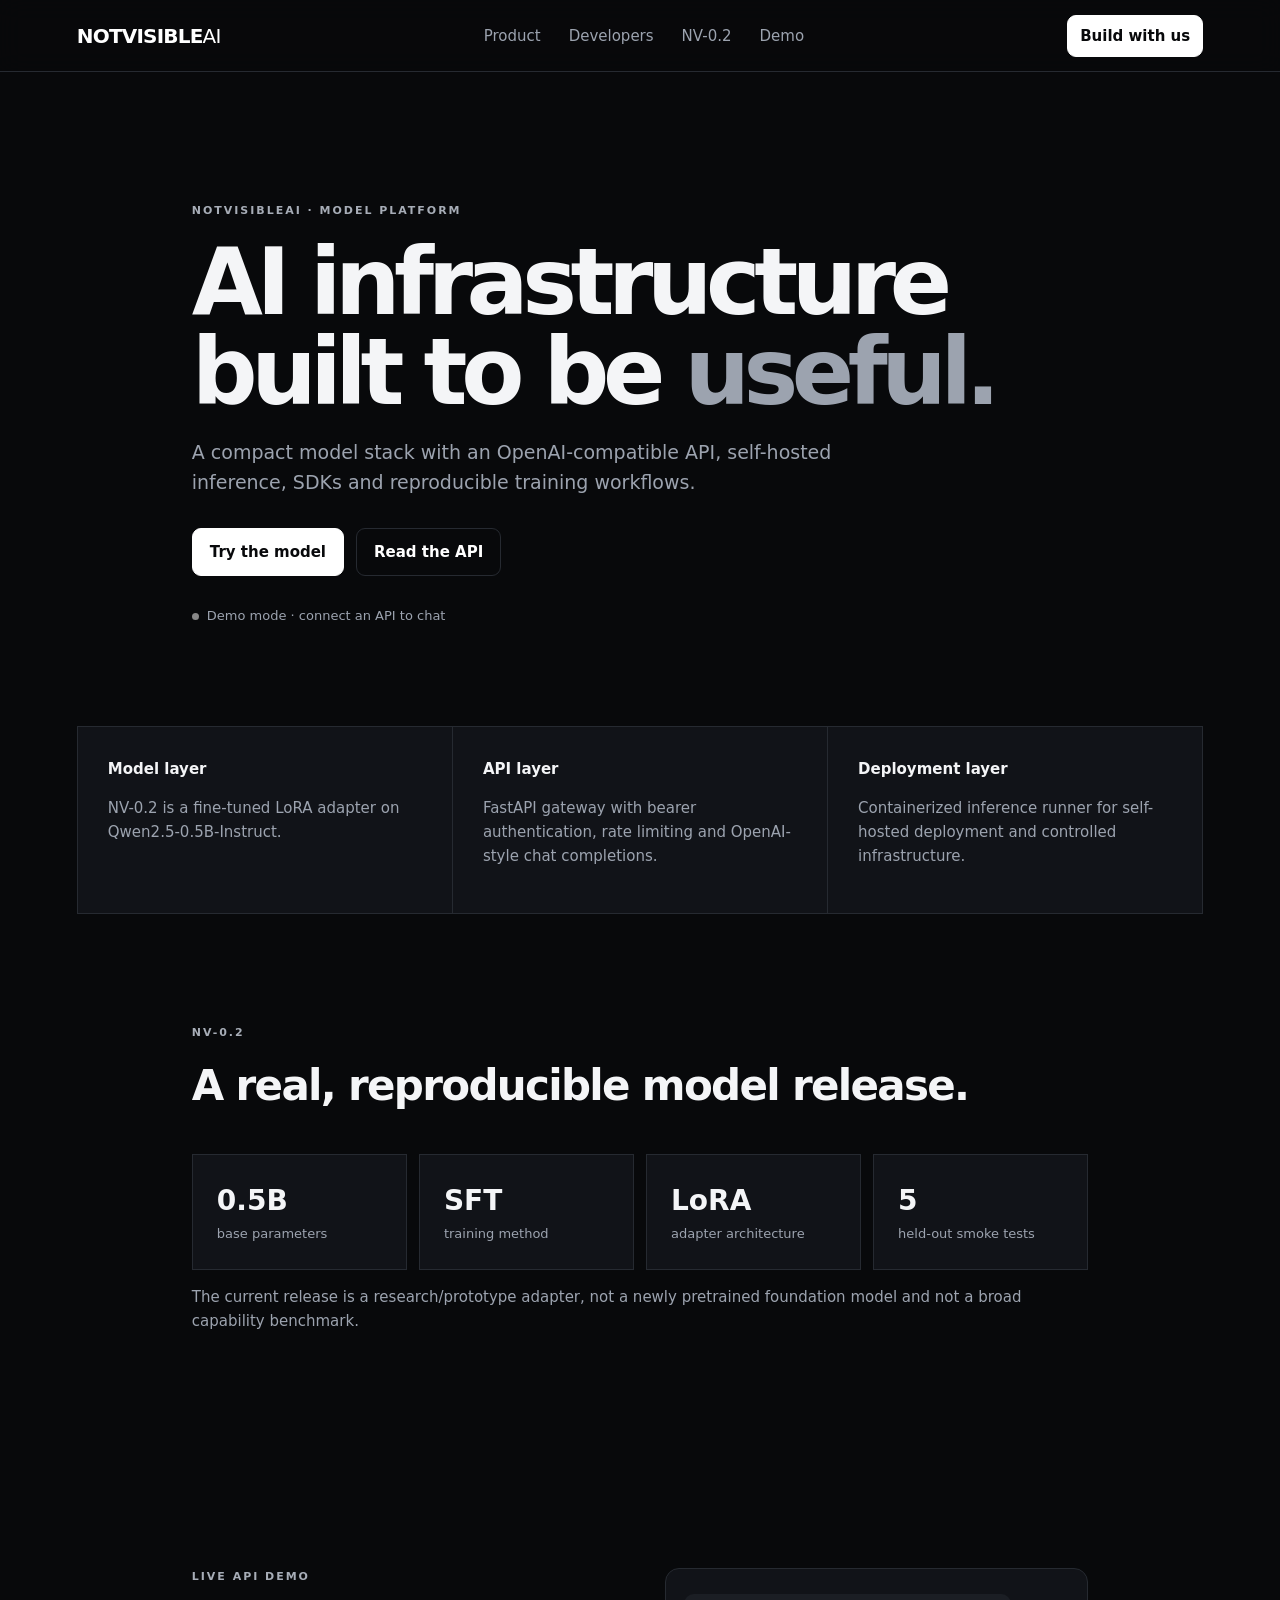
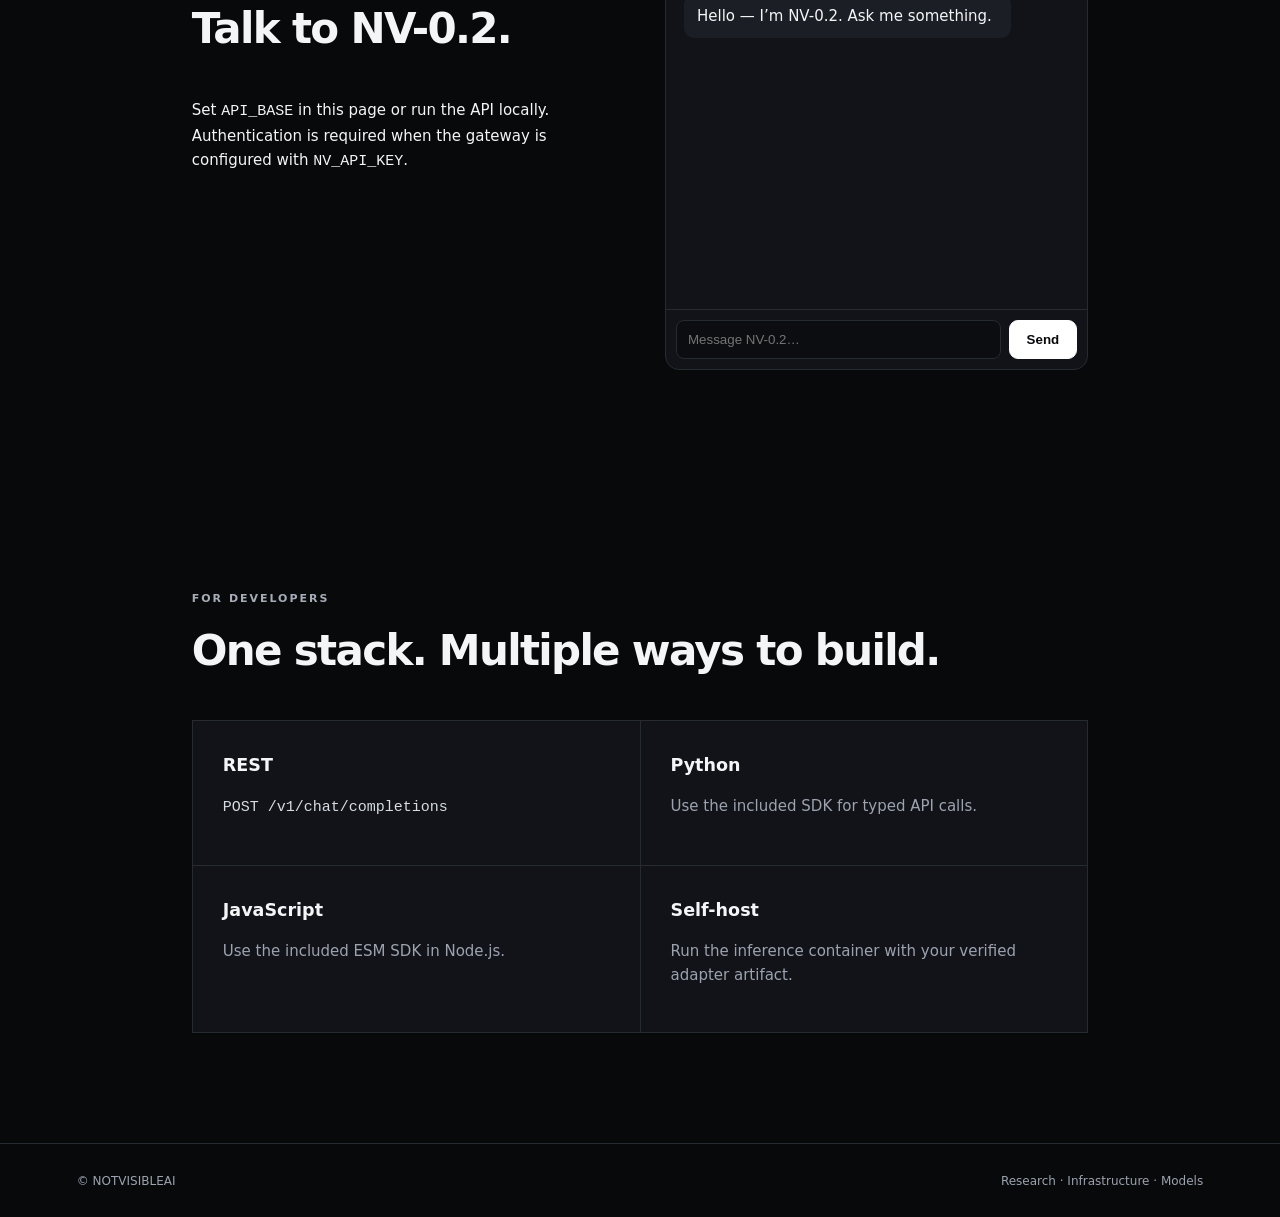
<file: web/index.html>
<!doctype html>
<html lang="en">
<head>
  <meta charset="utf-8">
  <meta name="viewport" content="width=device-width,initial-scale=1">
  <meta name="description" content="NOTVISIBLEAI — developer-first AI infrastructure and models.">
  <title>NOTVISIBLEAI — AI infrastructure</title>
  <link rel="stylesheet" href="styles.css">
</head>
<body>
<header class="nav">
  <a class="brand" href="#">NOTVISIBLE<span>AI</span></a>
  <nav><a href="#product">Product</a><a href="#developers">Developers</a><a href="#model">NV-0.2</a><a href="#demo">Demo</a></nav>
  <a class="button small" href="#developers">Build with us</a>
</header>

<main>
<section class="hero">
  <div class="eyebrow">NOTVISIBLEAI · MODEL PLATFORM</div>
  <h1>AI infrastructure built to be <em>useful.</em></h1>
  <p class="hero-copy">A compact model stack with an OpenAI-compatible API, self-hosted inference, SDKs and reproducible training workflows.</p>
  <div class="actions"><a class="button" href="#demo">Try the model</a><a class="button ghost" href="#developers">Read the API</a></div>
  <div class="status"><span id="dot"></span><span id="status">Checking API…</span></div>
</section>

<section id="product" class="grid">
  <article><b>Model layer</b><p>NV-0.2 is a fine-tuned LoRA adapter on Qwen2.5-0.5B-Instruct.</p></article>
  <article><b>API layer</b><p>FastAPI gateway with bearer authentication, rate limiting and OpenAI-style chat completions.</p></article>
  <article><b>Deployment layer</b><p>Containerized inference runner for self-hosted deployment and controlled infrastructure.</p></article>
</section>

<section id="model" class="section">
  <div class="eyebrow">NV-0.2</div><h2>A real, reproducible model release.</h2>
  <div class="facts"><div><strong>0.5B</strong><span>base parameters</span></div><div><strong>SFT</strong><span>training method</span></div><div><strong>LoRA</strong><span>adapter architecture</span></div><div><strong>5</strong><span>held-out smoke tests</span></div></div>
  <p class="note">The current release is a research/prototype adapter, not a newly pretrained foundation model and not a broad capability benchmark.</p>
</section>

<section id="demo" class="demo section">
  <div><div class="eyebrow">LIVE API DEMO</div><h2>Talk to NV-0.2.</h2><p>Set <code>API_BASE</code> in this page or run the API locally. Authentication is required when the gateway is configured with <code>NV_API_KEY</code>.</p></div>
  <div class="chat"><div id="messages" class="messages"><div class="msg bot">Hello — I’m NV-0.2. Ask me something.</div></div><form id="chatForm"><input id="prompt" autocomplete="off" placeholder="Message NV-0.2…" required><button class="button" type="submit">Send</button></form></div>
</section>

<section id="developers" class="section developers">
  <div class="eyebrow">FOR DEVELOPERS</div><h2>One stack. Multiple ways to build.</h2>
  <div class="dev-grid"><div><h3>REST</h3><p><code>POST /v1/chat/completions</code></p></div><div><h3>Python</h3><p>Use the included SDK for typed API calls.</p></div><div><h3>JavaScript</h3><p>Use the included ESM SDK in Node.js.</p></div><div><h3>Self-host</h3><p>Run the inference container with your verified adapter artifact.</p></div></div>
</section>
</main>

<footer><span>© NOTVISIBLEAI</span><span>Research · Infrastructure · Models</span></footer>
<script>
const API_BASE = window.API_BASE || localStorage.getItem("nv_api_base") || "";
const apiKey = localStorage.getItem("nv_api_key") || "";
const statusEl=document.getElementById("status"), dot=document.getElementById("dot");
async function health(){
  if(!API_BASE){statusEl.textContent="Demo mode · connect an API to chat";return}
  try{const r=await fetch(API_BASE+"/health");if(!r.ok)throw 0;const d=await r.json();statusEl.textContent=d.inference_attached?"API online · inference attached":"API online · inference not attached";dot.classList.add("on")}catch(e){statusEl.textContent="API unavailable";dot.classList.add("off")}
}
health();
document.getElementById("chatForm").addEventListener("submit",async e=>{
 e.preventDefault();const input=document.getElementById("prompt"), text=input.value.trim();if(!text)return;
 const box=document.getElementById("messages");box.insertAdjacentHTML("beforeend",'<div class="msg user"></div>');box.lastElementChild.textContent=text;input.value="";
 if(!API_BASE){box.insertAdjacentHTML("beforeend",'<div class="msg bot">Connect this page to a running NOTVISIBLEAI API by setting <code>API_BASE</code>.</div>');return}
 try{const r=await fetch(API_BASE+"/v1/chat/completions",{method:"POST",headers:{"Content-Type":"application/json",...(apiKey?{"Authorization":"Bearer "+apiKey}:{})},body:JSON.stringify({model:"nv-0.2",messages:[{role:"user",content:text}],temperature:.7,max_tokens:256})});const d=await r.json();if(!r.ok)throw new Error(d.detail||"Request failed");box.insertAdjacentHTML("beforeend",'<div class="msg bot"></div>');box.lastElementChild.textContent=d.choices?.[0]?.message?.content||"No response";box.scrollTop=box.scrollHeight}catch(err){box.insertAdjacentHTML("beforeend",'<div class="msg bot error"></div>');box.lastElementChild.textContent=err.message}
});
</script>
</body>
</html>
</file>
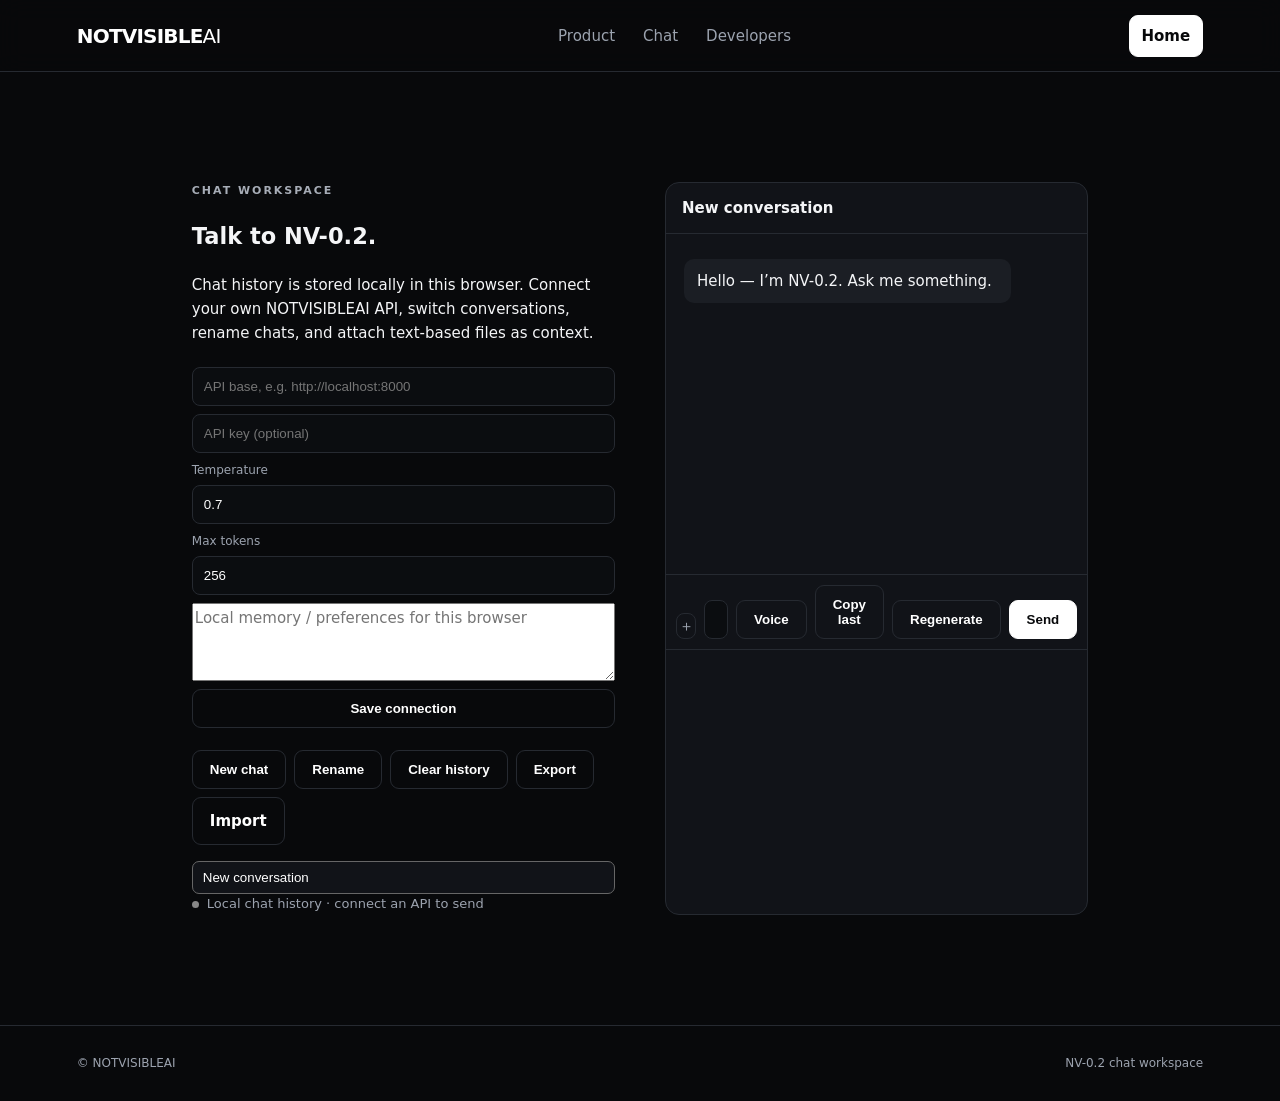
<file: web/chat.html>
<!doctype html>
<html lang="en">
<head>
<meta charset="utf-8"><meta name="viewport" content="width=device-width,initial-scale=1">
<title>NOTVISIBLEAI — Chat</title><link rel="stylesheet" href="styles.css">
</head>
<body>
<header class="nav"><a class="brand" href="index.html">NOTVISIBLE<span>AI</span></a><nav><a href="index.html#product">Product</a><a href="chat.html">Chat</a><a href="index.html#developers">Developers</a></nav><a class="button small" href="index.html">Home</a></header>
<main>
<section class="section demo">
<div>
<div class="eyebrow">CHAT WORKSPACE</div><h1>Talk to NV-0.2.</h1>
<p>Chat history is stored locally in this browser. Connect your own NOTVISIBLEAI API, switch conversations, rename chats, and attach text-based files as context.</p>
<div class="settings">
<input id="apiBase" placeholder="API base, e.g. http://localhost:8000">
<input id="apiKey" type="password" placeholder="API key (optional)"><label>Temperature <input id="temperature" type="number" min="0" max="2" step="0.1" value="0.7"></label><label>Max tokens <input id="maxTokens" type="number" min="1" max="4096" value="256"></label>
<textarea id="memory" rows="3" placeholder="Local memory / preferences for this browser"></textarea><button id="saveSettings" class="button ghost" type="button">Save connection</button>
</div>
<div class="toolbar">
<button id="newChat" class="button ghost" type="button">New chat</button>
<button id="renameChat" class="button ghost" type="button">Rename</button>
<button id="clearChats" class="button ghost" type="button">Clear history</button><button id="exportChats" class="button ghost" type="button">Export</button><label class="button ghost" for="importInput">Import<input id="importInput" type="file" accept=".json" hidden></label>
</div>
<div id="history" class="history"></div>
<div class="status"><span id="dot"></span><span id="status">Checking API…</span></div>
</div>
<div class="chat">
<div id="chatTitle" class="chat-title">New conversation</div>
<div id="messages" class="messages"></div>
<form id="chatForm">
<label class="file-button" title="Attach text file">＋<input id="fileInput" type="file" accept=".txt,.md,.json,.csv,.py,.js,.ts,.html,.css,.pdf,.docx,.xlsx" hidden></label>
<input id="prompt" autocomplete="off" placeholder="Message NV-0.2…" required>
<button id="voiceInput" class="button ghost" type="button">Voice</button><button id="copyLast" class="button ghost" type="button">Copy last</button><button id="regenerate" class="button ghost" type="button">Regenerate</button><button class="button" type="submit">Send</button>
</form>
<div id="attachment" class="attachment"></div>
</div>
</section>
</main>
<footer><span>© NOTVISIBLEAI</span><span>NV-0.2 chat workspace</span></footer>
<script src="chat.js"></script>
</body>
</html>
</file>
<file: web/styles.css>
:root{--bg:#08090b;--panel:#111318;--text:#f4f5f7;--muted:#9ca3af;--line:#262a31;--accent:#fff}*{box-sizing:border-box}html{scroll-behavior:smooth}body{margin:0;background:var(--bg);color:var(--text);font:15px/1.6 Inter,ui-sans-serif,system-ui,sans-serif}.nav{height:72px;display:flex;align-items:center;justify-content:space-between;padding:0 6%;border-bottom:1px solid var(--line);position:sticky;top:0;background:rgba(8,9,11,.88);backdrop-filter:blur(12px);z-index:5}.brand{font-weight:800;letter-spacing:-.04em;color:#fff;text-decoration:none;font-size:20px}.brand span{font-weight:400}nav{display:flex;gap:28px}nav a,footer{color:var(--muted);text-decoration:none}.button{display:inline-block;border:1px solid #fff;background:#fff;color:#08090b;border-radius:9px;padding:11px 17px;font-weight:700;text-decoration:none;cursor:pointer}.button.ghost{background:transparent;color:#fff;border-color:var(--line)}.button.small{padding:8px 12px}.hero{max-width:1050px;margin:0 auto;padding:130px 6% 100px}.eyebrow{font-size:11px;letter-spacing:.18em;color:#a7adb7;font-weight:700}.hero h1{font-size:clamp(48px,8vw,92px);line-height:.98;letter-spacing:-.07em;max-width:900px;margin:18px 0}.hero h1 em{font-style:normal;color:#9ca3af}.hero-copy{font-size:19px;color:var(--muted);max-width:670px}.actions{display:flex;gap:12px;margin:30px 0}.status{color:var(--muted);display:flex;align-items:center;gap:8px;font-size:13px}.status span:first-child{width:7px;height:7px;border-radius:50%;background:#888}.status .on{background:#75e0a0}.status .off{background:#e07c7c}.grid,.dev-grid{display:grid;grid-template-columns:repeat(3,1fr);gap:1px;background:var(--line);border:1px solid var(--line);margin:0 6%}.grid article,.dev-grid>div{background:var(--panel);padding:30px}.grid p,.dev-grid p,.note{color:var(--muted)}.section{max-width:1050px;margin:0 auto;padding:110px 6%}.section h2{font-size:42px;letter-spacing:-.04em;margin:10px 0 35px}.facts{display:grid;grid-template-columns:repeat(4,1fr);gap:12px}.facts div{border:1px solid var(--line);padding:24px;background:var(--panel)}.facts strong,.facts span{display:block}.facts strong{font-size:28px}.facts span{color:var(--muted);font-size:13px}.demo{display:grid;grid-template-columns:1fr 1fr;gap:50px}.chat{border:1px solid var(--line);background:var(--panel);border-radius:14px;overflow:hidden}.messages{height:340px;overflow:auto;padding:18px}.msg{max-width:85%;padding:10px 13px;border-radius:10px;margin:7px 0;background:#1b1e24}.msg.user{margin-left:auto;background:#eee;color:#111}.msg.error{border:1px solid #6c3535}.chat form{display:flex;gap:8px;border-top:1px solid var(--line);padding:10px}.chat input{min-width:0;flex:1;background:#0b0d10;border:1px solid var(--line);border-radius:8px;padding:11px;color:#fff}.dev-grid{grid-template-columns:repeat(2,1fr);margin:0}.dev-grid h3{margin:0}.dev-grid code,.note code{color:#d7dbe2}footer{display:flex;justify-content:space-between;border-top:1px solid var(--line);padding:28px 6%;font-size:12px}@media(max-width:760px){nav{display:none}.hero{padding-top:90px}.grid,.demo{grid-template-columns:1fr}.facts{grid-template-columns:1fr 1fr}.dev-grid{grid-template-columns:1fr}.section{padding:75px 6%}.hero h1{font-size:55px}}.settings{display:grid;gap:8px;margin:22px 0}.settings input{width:100%;background:#0b0d10;border:1px solid var(--line);border-radius:8px;padding:11px;color:#fff}.toolbar{display:flex;flex-wrap:wrap;gap:8px;margin:12px 0}.history{display:grid;gap:6px;margin-top:16px;max-height:230px;overflow:auto}.history-item{border:1px solid var(--line);background:var(--panel);color:var(--muted);text-align:left;border-radius:7px;padding:8px 10px;cursor:pointer}.history-item.active{color:#fff;border-color:#666}.chat-title{padding:13px 16px;border-bottom:1px solid var(--line);font-weight:700}.file-button{display:flex;align-items:center;justify-content:center;width:42px;border:1px solid var(--line);border-radius:8px;cursor:pointer;color:var(--muted)}.attachment{min-height:28px;padding:6px 12px;color:var(--muted);font-size:12px;border-top:1px solid var(--line)}
/* Workspace usability */
textarea{resize:vertical;font:inherit}button:disabled{opacity:.55;cursor:not-allowed}.settings label{display:grid;gap:5px;color:var(--muted);font-size:12px}.settings label input{margin-top:0}.chat form{align-items:flex-end}
</file>
